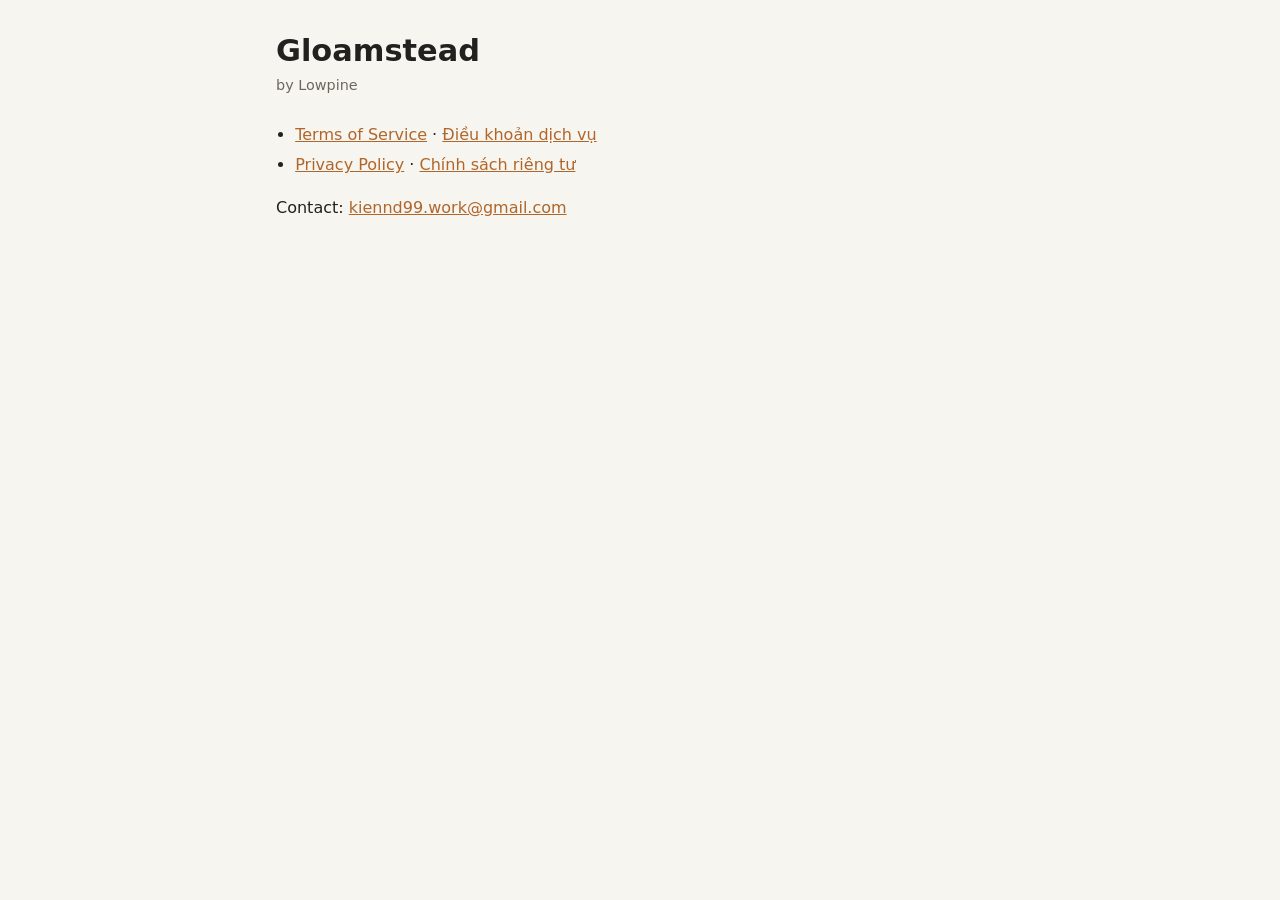
<file: index.html>
<!doctype html>
<html lang="en">
<head>
<meta charset="utf-8">
<meta name="viewport" content="width=device-width, initial-scale=1">
<title>Gloamstead Legal</title>
<link rel="stylesheet" href="style.css">
</head>
<body>
<main>
<h1>Gloamstead</h1>
<p class="meta">by Lowpine</p>
<ul>
<li><a href="terms.html">Terms of Service</a> · <a href="vi/terms.html">Điều khoản dịch vụ</a></li>
<li><a href="privacy.html">Privacy Policy</a> · <a href="vi/privacy.html">Chính sách riêng tư</a></li>
</ul>
<p>Contact: <a href="mailto:kiennd99.work@gmail.com">kiennd99.work@gmail.com</a></p>
</main>
</body>
</html>
</file>
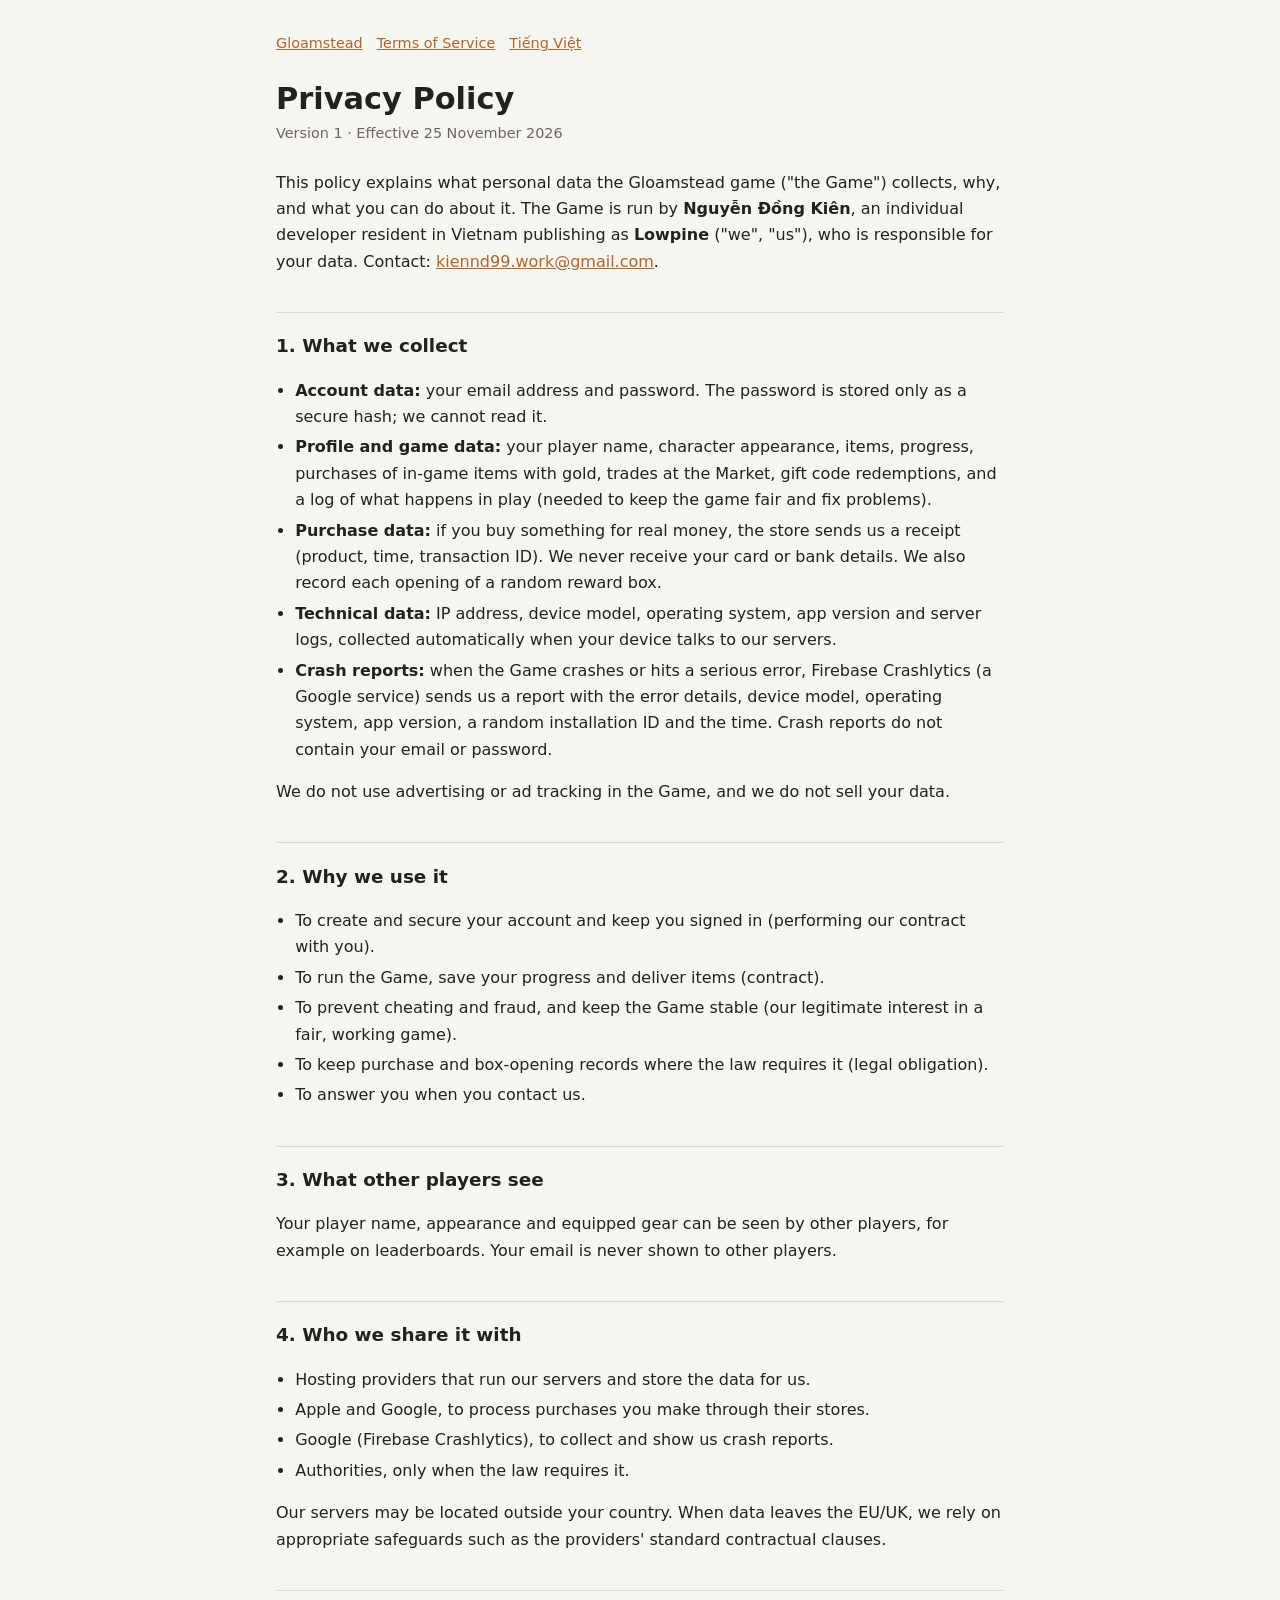
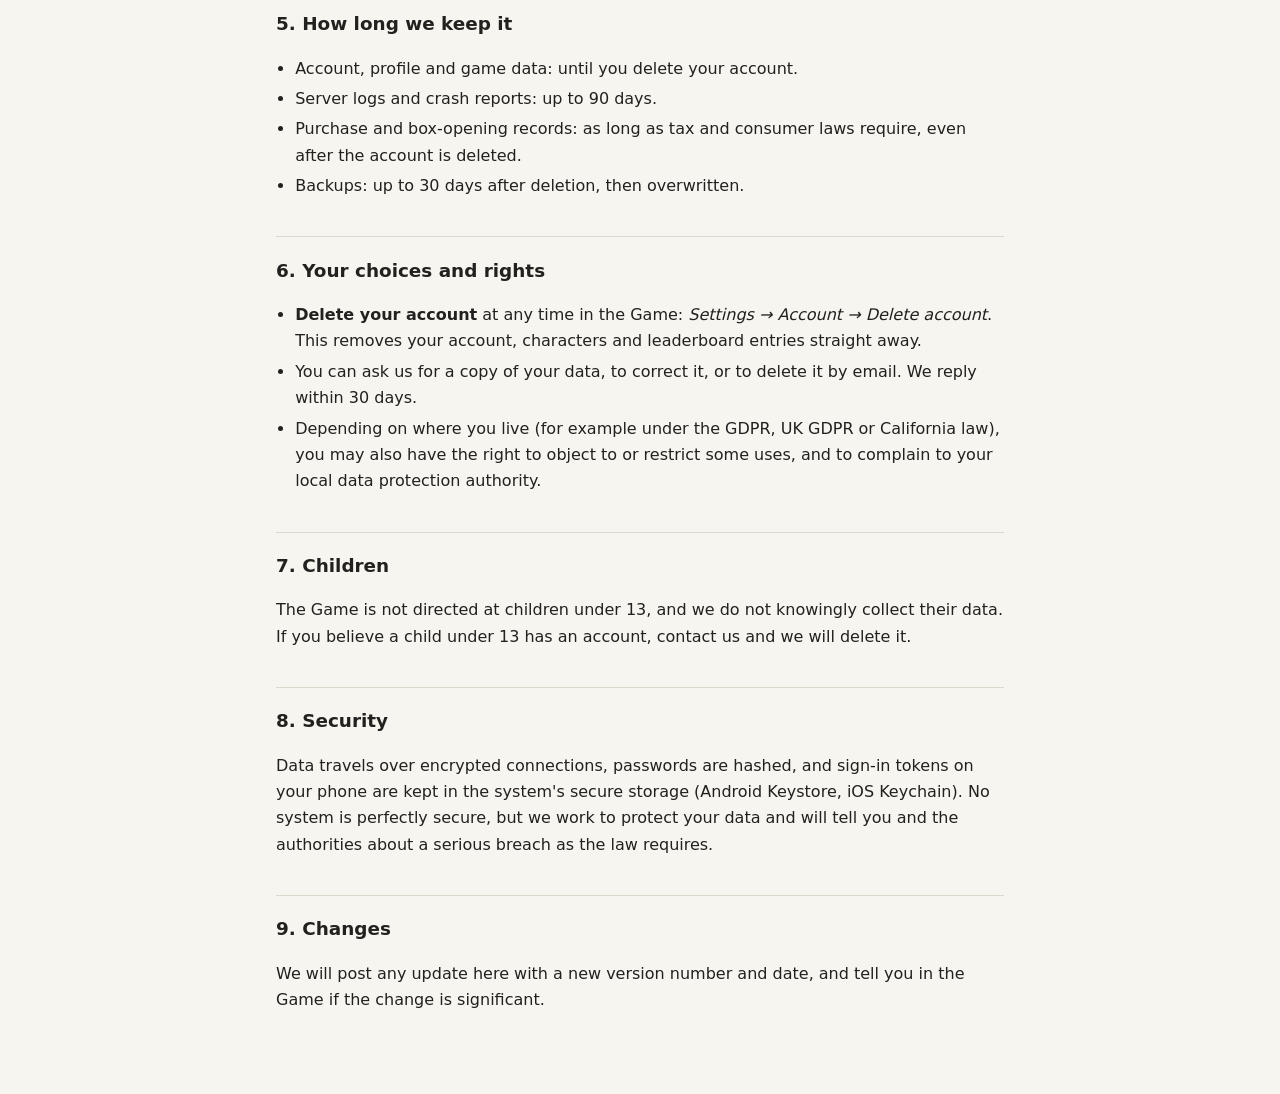
<file: privacy.html>
<!doctype html>
<html lang="en">
<head>
<meta charset="utf-8">
<meta name="viewport" content="width=device-width, initial-scale=1">
<title>Gloamstead Privacy Policy</title>
<link rel="stylesheet" href="style.css">
</head>
<body>
<main>
<nav><a href="index.html">Gloamstead</a><a href="terms.html">Terms of Service</a><a href="vi/privacy.html">Tiếng Việt</a></nav>
<h1>Privacy Policy</h1>
<p class="meta">Version 1 · Effective 25 November 2026</p>

<p>This policy explains what personal data the Gloamstead game ("the Game") collects, why, and what you can do about it.
The Game is run by <strong>Nguyễn Đồng Kiên</strong>, an individual developer resident in Vietnam publishing as
<strong>Lowpine</strong> ("we", "us"), who is responsible for your data. Contact:
<a href="mailto:kiennd99.work@gmail.com">kiennd99.work@gmail.com</a>.</p>

<h2>1. What we collect</h2>
<ul>
<li><strong>Account data:</strong> your email address and password. The password is stored only as a secure hash; we
cannot read it.</li>
<li><strong>Profile and game data:</strong> your player name, character appearance, items, progress, purchases of
in-game items with gold, trades at the Market, gift code redemptions, and a log of what happens in play (needed to keep
the game fair and fix problems).</li>
<li><strong>Purchase data:</strong> if you buy something for real money, the store sends us a receipt (product, time,
transaction ID). We never receive your card or bank details. We also record each opening of a random reward box.</li>
<li><strong>Technical data:</strong> IP address, device model, operating system, app version and server logs, collected
automatically when your device talks to our servers.</li>
<li><strong>Crash reports:</strong> when the Game crashes or hits a serious error, Firebase Crashlytics (a Google
service) sends us a report with the error details, device model, operating system, app version, a random
installation ID and the time. Crash reports do not contain your email or password.</li>
</ul>
<p>We do not use advertising or ad tracking in the Game, and we do not sell your data.</p>

<h2>2. Why we use it</h2>
<ul>
<li>To create and secure your account and keep you signed in (performing our contract with you).</li>
<li>To run the Game, save your progress and deliver items (contract).</li>
<li>To prevent cheating and fraud, and keep the Game stable (our legitimate interest in a fair, working game).</li>
<li>To keep purchase and box-opening records where the law requires it (legal obligation).</li>
<li>To answer you when you contact us.</li>
</ul>

<h2>3. What other players see</h2>
<p>Your player name, appearance and equipped gear can be seen by other players, for example on leaderboards. Your email
is never shown to other players.</p>

<h2>4. Who we share it with</h2>
<ul>
<li>Hosting providers that run our servers and store the data for us.</li>
<li>Apple and Google, to process purchases you make through their stores.</li>
<li>Google (Firebase Crashlytics), to collect and show us crash reports.</li>
<li>Authorities, only when the law requires it.</li>
</ul>
<p>Our servers may be located outside your country. When data leaves the EU/UK, we rely on appropriate safeguards
such as the providers' standard contractual clauses.</p>

<h2>5. How long we keep it</h2>
<ul>
<li>Account, profile and game data: until you delete your account.</li>
<li>Server logs and crash reports: up to 90 days.</li>
<li>Purchase and box-opening records: as long as tax and consumer laws require, even after the account is deleted.</li>
<li>Backups: up to 30 days after deletion, then overwritten.</li>
</ul>

<h2>6. Your choices and rights</h2>
<ul>
<li><strong>Delete your account</strong> at any time in the Game: <em>Settings → Account → Delete account</em>. This
removes your account, characters and leaderboard entries straight away.</li>
<li>You can ask us for a copy of your data, to correct it, or to delete it by email. We reply within 30 days.</li>
<li>Depending on where you live (for example under the GDPR, UK GDPR or California law), you may also have the right to
object to or restrict some uses, and to complain to your local data protection authority.</li>
</ul>

<h2>7. Children</h2>
<p>The Game is not directed at children under 13, and we do not knowingly collect their data. If you believe a child
under 13 has an account, contact us and we will delete it.</p>

<h2>8. Security</h2>
<p>Data travels over encrypted connections, passwords are hashed, and sign-in tokens on your phone are kept in the
system's secure storage (Android Keystore, iOS Keychain). No system is perfectly secure, but we work to protect your
data and will tell you and the authorities about a serious breach as the law requires.</p>

<h2>9. Changes</h2>
<p>We will post any update here with a new version number and date, and tell you in the Game if the change is
significant.</p>
</main>
</body>
</html>
</file>
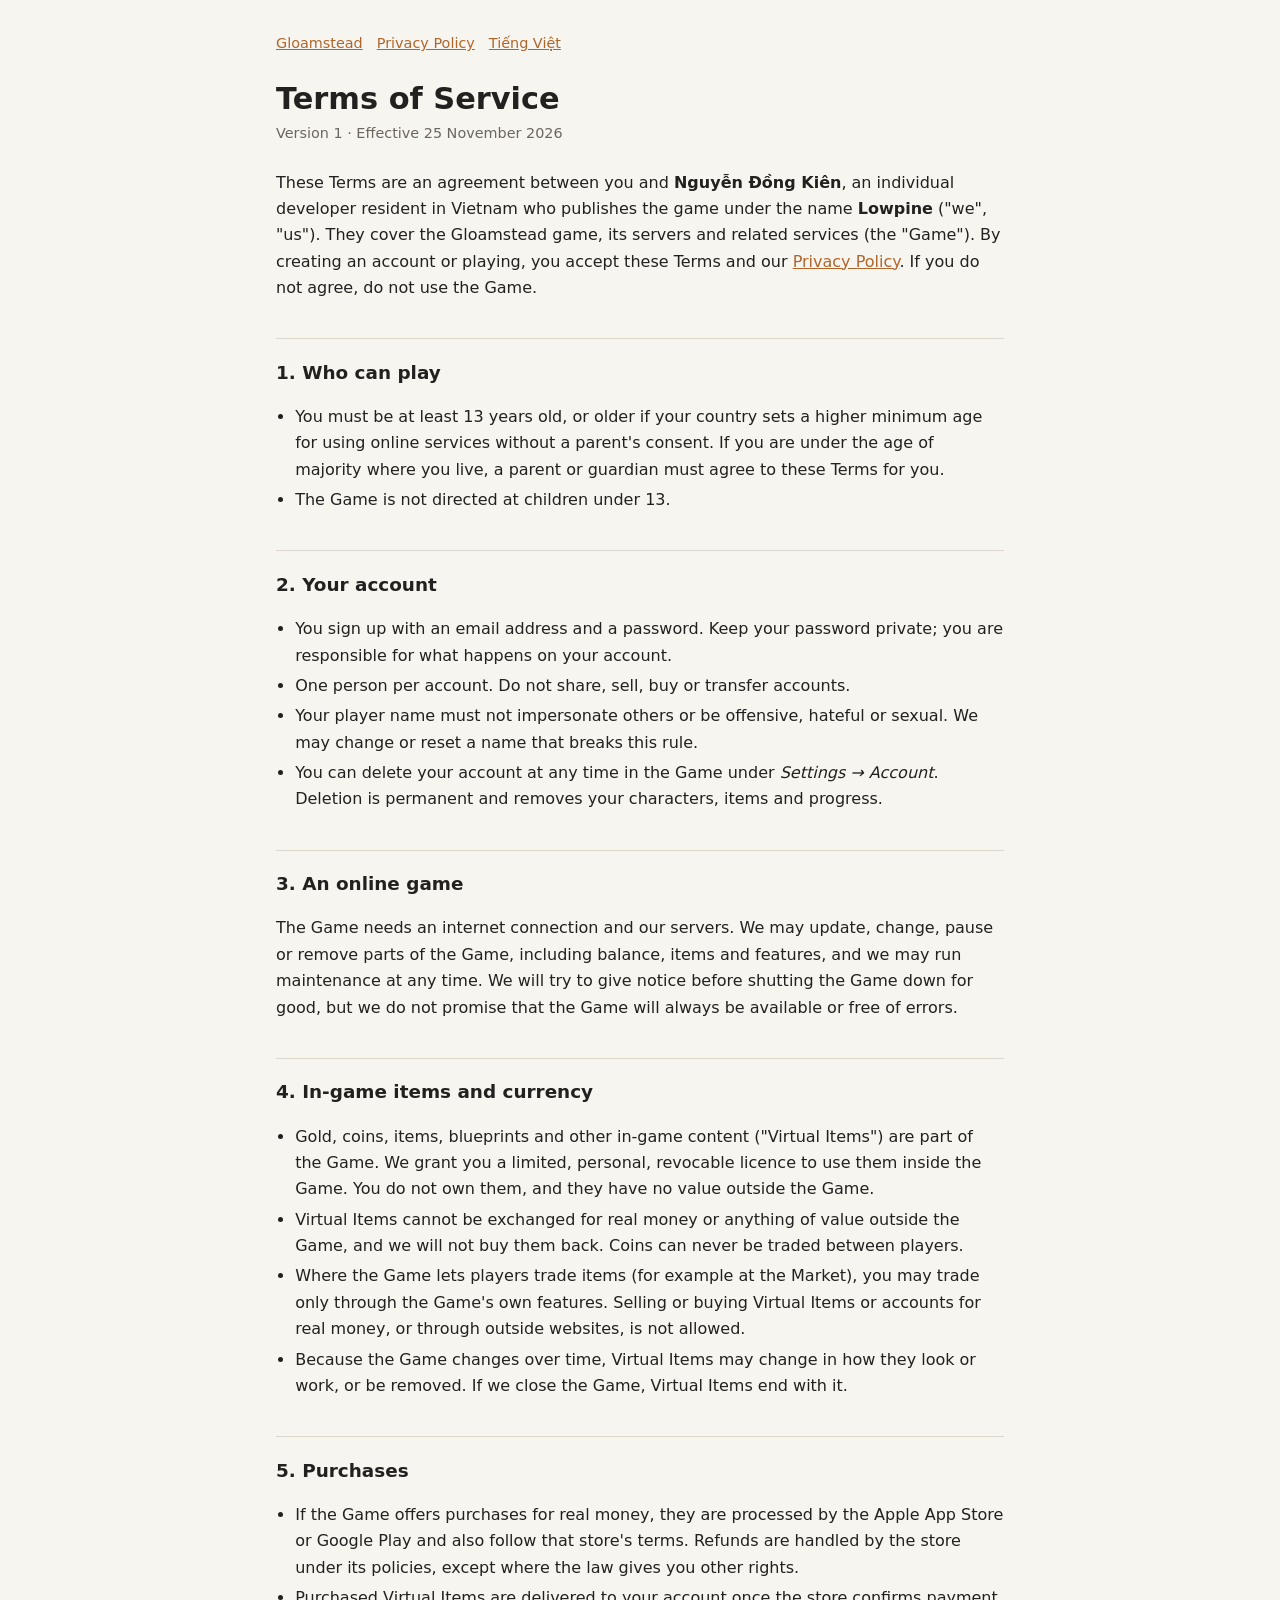
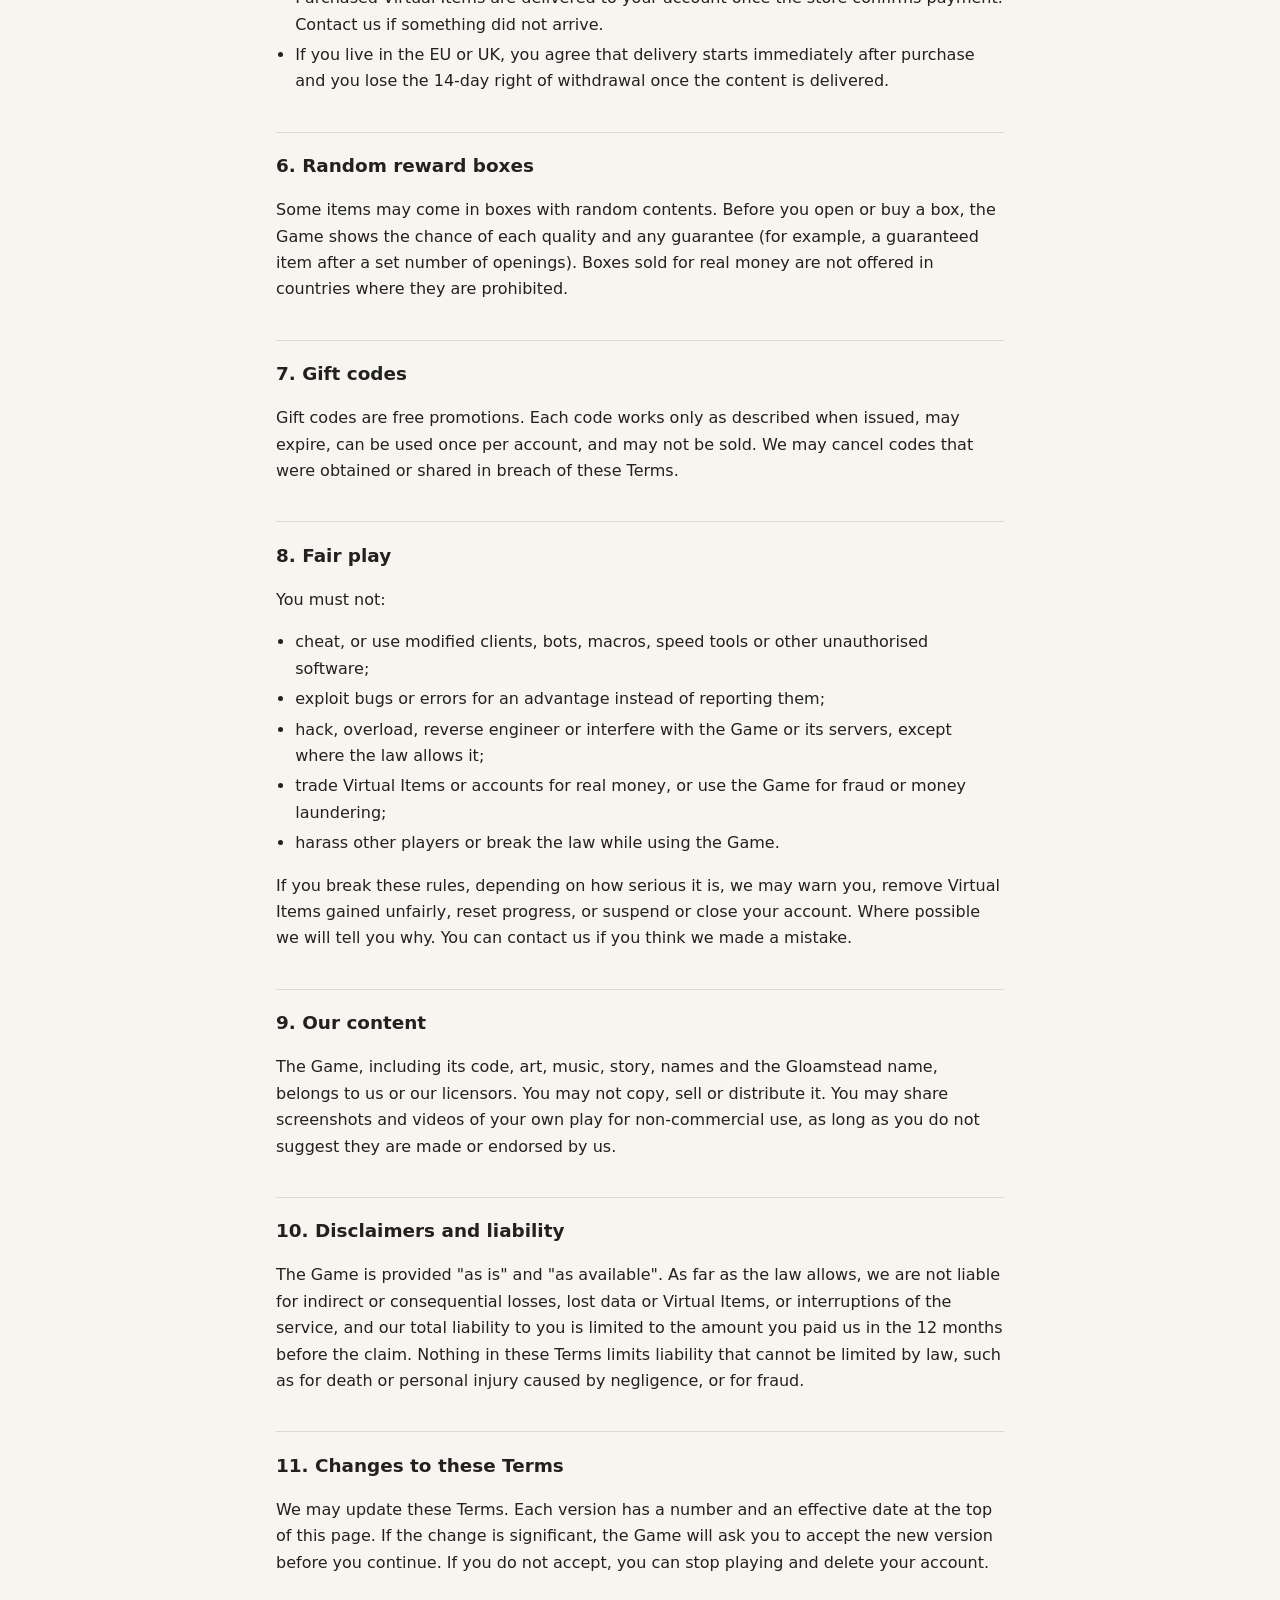
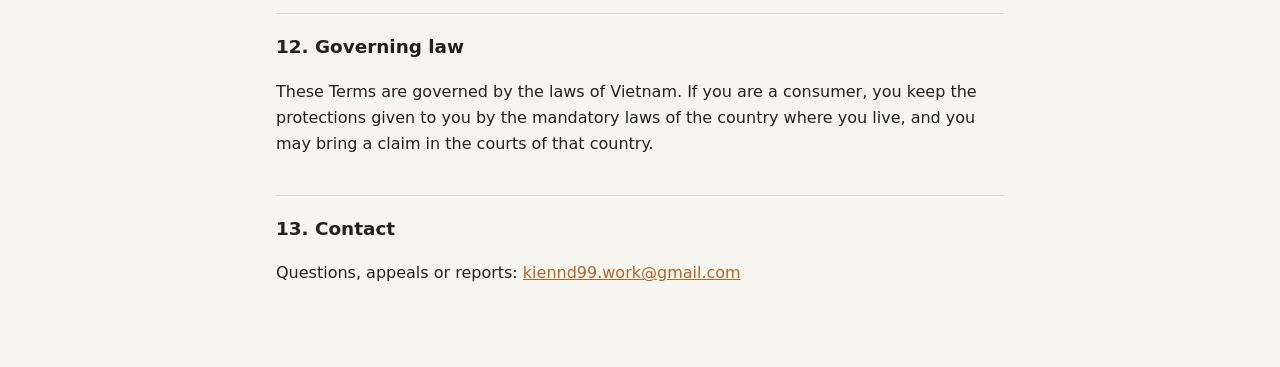
<file: terms.html>
<!doctype html>
<html lang="en">
<head>
<meta charset="utf-8">
<meta name="viewport" content="width=device-width, initial-scale=1">
<title>Gloamstead Terms of Service</title>
<link rel="stylesheet" href="style.css">
</head>
<body>
<main>
<nav><a href="index.html">Gloamstead</a><a href="privacy.html">Privacy Policy</a><a href="vi/terms.html">Tiếng Việt</a></nav>
<h1>Terms of Service</h1>
<p class="meta">Version 1 · Effective 25 November 2026</p>

<p>These Terms are an agreement between you and <strong>Nguyễn Đồng Kiên</strong>, an individual developer resident in
Vietnam who publishes the game under the name <strong>Lowpine</strong> ("we", "us"). They cover the Gloamstead game, its
servers and related services (the "Game"). By creating an account or playing, you accept these Terms and our
<a href="privacy.html">Privacy Policy</a>. If you do not agree, do not use the Game.</p>

<h2>1. Who can play</h2>
<ul>
<li>You must be at least 13 years old, or older if your country sets a higher minimum age for using online services
without a parent's consent. If you are under the age of majority where you live, a parent or guardian must agree to
these Terms for you.</li>
<li>The Game is not directed at children under 13.</li>
</ul>

<h2>2. Your account</h2>
<ul>
<li>You sign up with an email address and a password. Keep your password private; you are responsible for what
happens on your account.</li>
<li>One person per account. Do not share, sell, buy or transfer accounts.</li>
<li>Your player name must not impersonate others or be offensive, hateful or sexual. We may change or reset a name that breaks
this rule.</li>
<li>You can delete your account at any time in the Game under <em>Settings → Account</em>. Deletion is permanent and
removes your characters, items and progress.</li>
</ul>

<h2>3. An online game</h2>
<p>The Game needs an internet connection and our servers. We may update, change, pause or remove parts of the Game,
including balance, items and features, and we may run maintenance at any time. We will try to give notice before
shutting the Game down for good, but we do not promise that the Game will always be available or free of errors.</p>

<h2>4. In-game items and currency</h2>
<ul>
<li>Gold, coins, items, blueprints and other in-game content ("Virtual Items") are part of the Game. We grant you a
limited, personal, revocable licence to use them inside the Game. You do not own them, and they have no value outside
the Game.</li>
<li>Virtual Items cannot be exchanged for real money or anything of value outside the Game, and we will not buy them
back. Coins can never be traded between players.</li>
<li>Where the Game lets players trade items (for example at the Market), you may trade only through the Game's own
features. Selling or buying Virtual Items or accounts for real money, or through outside websites, is not allowed.</li>
<li>Because the Game changes over time, Virtual Items may change in how they look or work, or be removed. If we close
the Game, Virtual Items end with it.</li>
</ul>

<h2>5. Purchases</h2>
<ul>
<li>If the Game offers purchases for real money, they are processed by the Apple App Store or Google Play and also
follow that store's terms. Refunds are handled by the store under its policies, except where the law gives you other
rights.</li>
<li>Purchased Virtual Items are delivered to your account once the store confirms payment. Contact us if something did
not arrive.</li>
<li>If you live in the EU or UK, you agree that delivery starts immediately after purchase and you lose the 14-day right
of withdrawal once the content is delivered.</li>
</ul>

<h2>6. Random reward boxes</h2>
<p>Some items may come in boxes with random contents. Before you open or buy a box, the Game shows the chance of each
quality and any guarantee (for example, a guaranteed item after a set number of openings). Boxes sold for real money
are not offered in countries where they are prohibited.</p>

<h2>7. Gift codes</h2>
<p>Gift codes are free promotions. Each code works only as described when issued, may expire, can be used once per
account, and may not be sold. We may cancel codes that were obtained or shared in breach of these Terms.</p>

<h2>8. Fair play</h2>
<p>You must not:</p>
<ul>
<li>cheat, or use modified clients, bots, macros, speed tools or other unauthorised software;</li>
<li>exploit bugs or errors for an advantage instead of reporting them;</li>
<li>hack, overload, reverse engineer or interfere with the Game or its servers, except where the law allows it;</li>
<li>trade Virtual Items or accounts for real money, or use the Game for fraud or money laundering;</li>
<li>harass other players or break the law while using the Game.</li>
</ul>
<p>If you break these rules, depending on how serious it is, we may warn you, remove Virtual Items gained unfairly,
reset progress, or suspend or close your account. Where possible we will tell you why. You can contact us if you
think we made a mistake.</p>

<h2>9. Our content</h2>
<p>The Game, including its code, art, music, story, names and the Gloamstead name, belongs to us or our licensors. You
may not copy, sell or distribute it. You may share screenshots and videos of your own play for non-commercial use,
as long as you do not suggest they are made or endorsed by us.</p>

<h2>10. Disclaimers and liability</h2>
<p>The Game is provided "as is" and "as available". As far as the law allows, we are not liable for indirect or
consequential losses, lost data or Virtual Items, or interruptions of the service, and our total liability to you is
limited to the amount you paid us in the 12 months before the claim. Nothing in these Terms limits liability that
cannot be limited by law, such as for death or personal injury caused by negligence, or for fraud.</p>

<h2>11. Changes to these Terms</h2>
<p>We may update these Terms. Each version has a number and an effective date at the top of this page. If the change is
significant, the Game will ask you to accept the new version before you continue. If you do not accept, you can stop
playing and delete your account.</p>

<h2>12. Governing law</h2>
<p>These Terms are governed by the laws of Vietnam. If you are a consumer, you keep the protections given to you by the
mandatory laws of the country where you live, and you may bring a claim in the courts of that country.</p>

<h2>13. Contact</h2>
<p>Questions, appeals or reports: <a href="mailto:kiennd99.work@gmail.com">kiennd99.work@gmail.com</a></p>
</main>
</body>
</html>
</file>
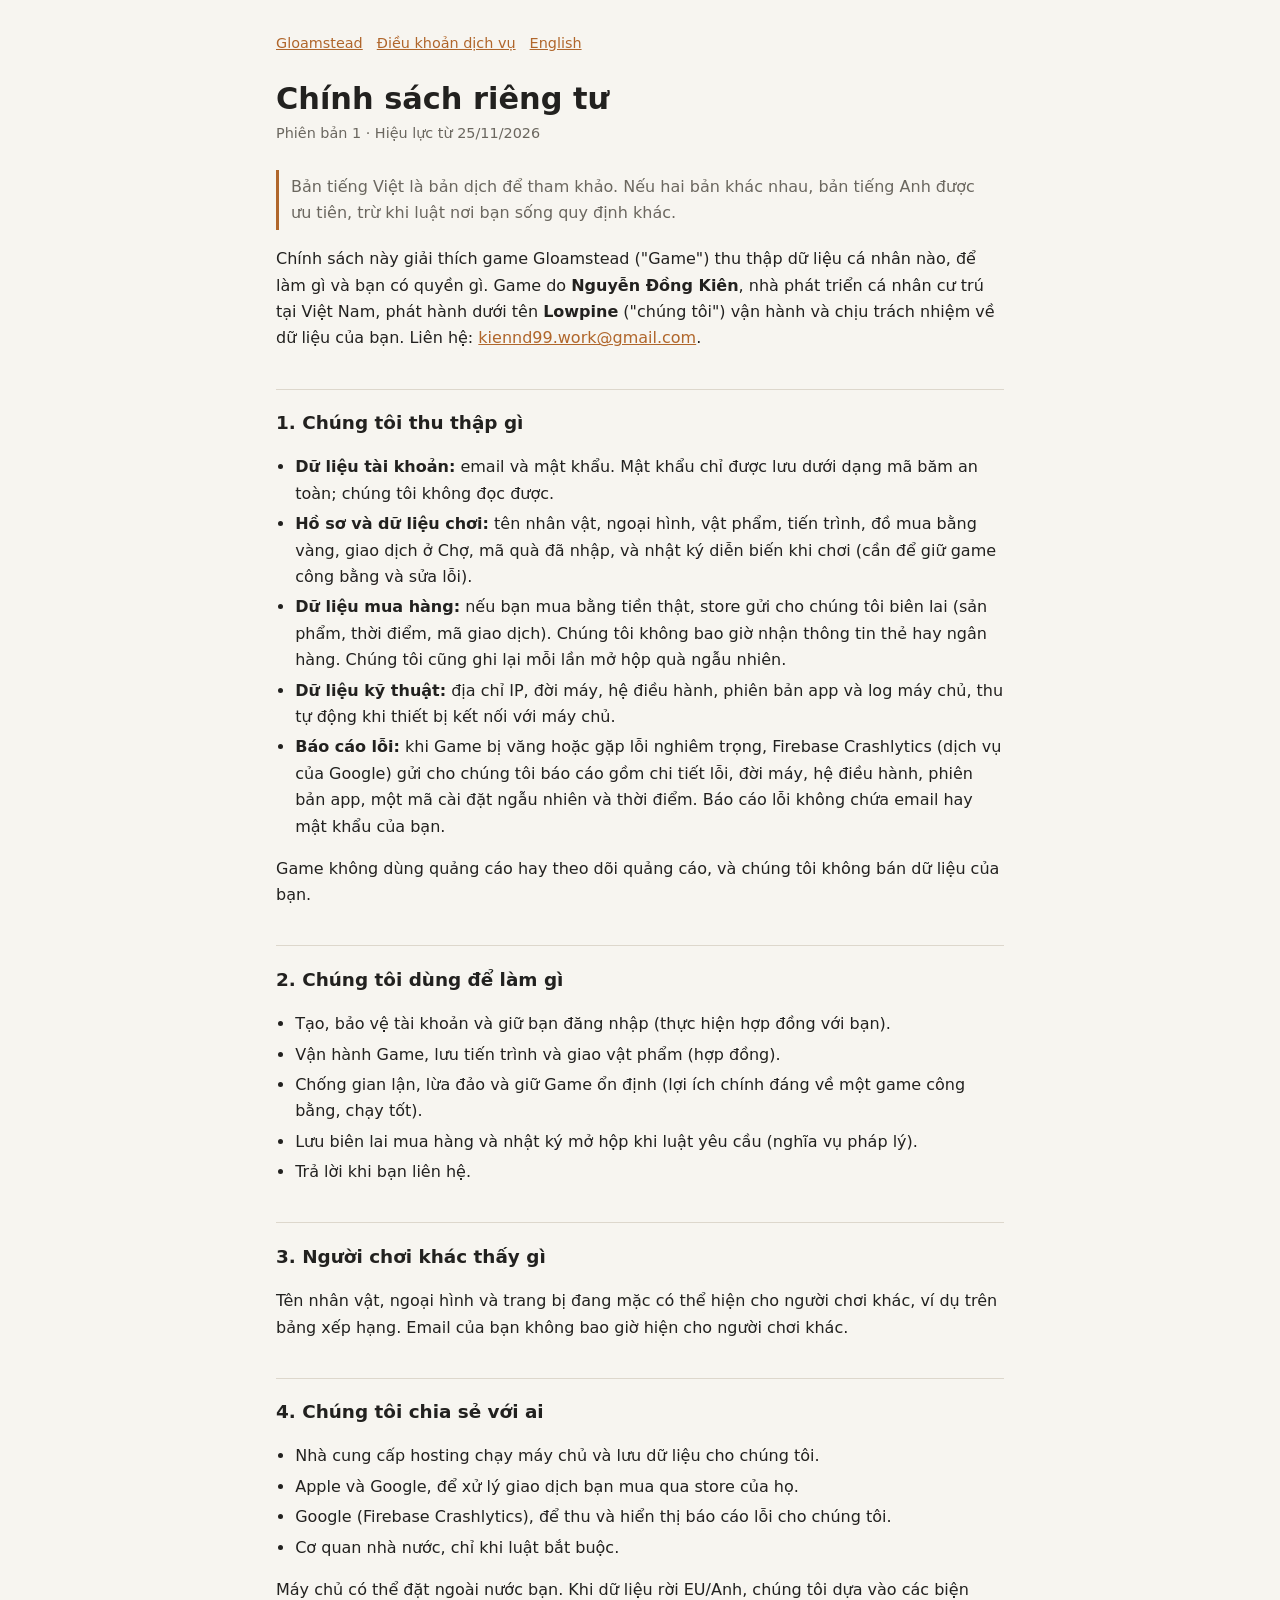
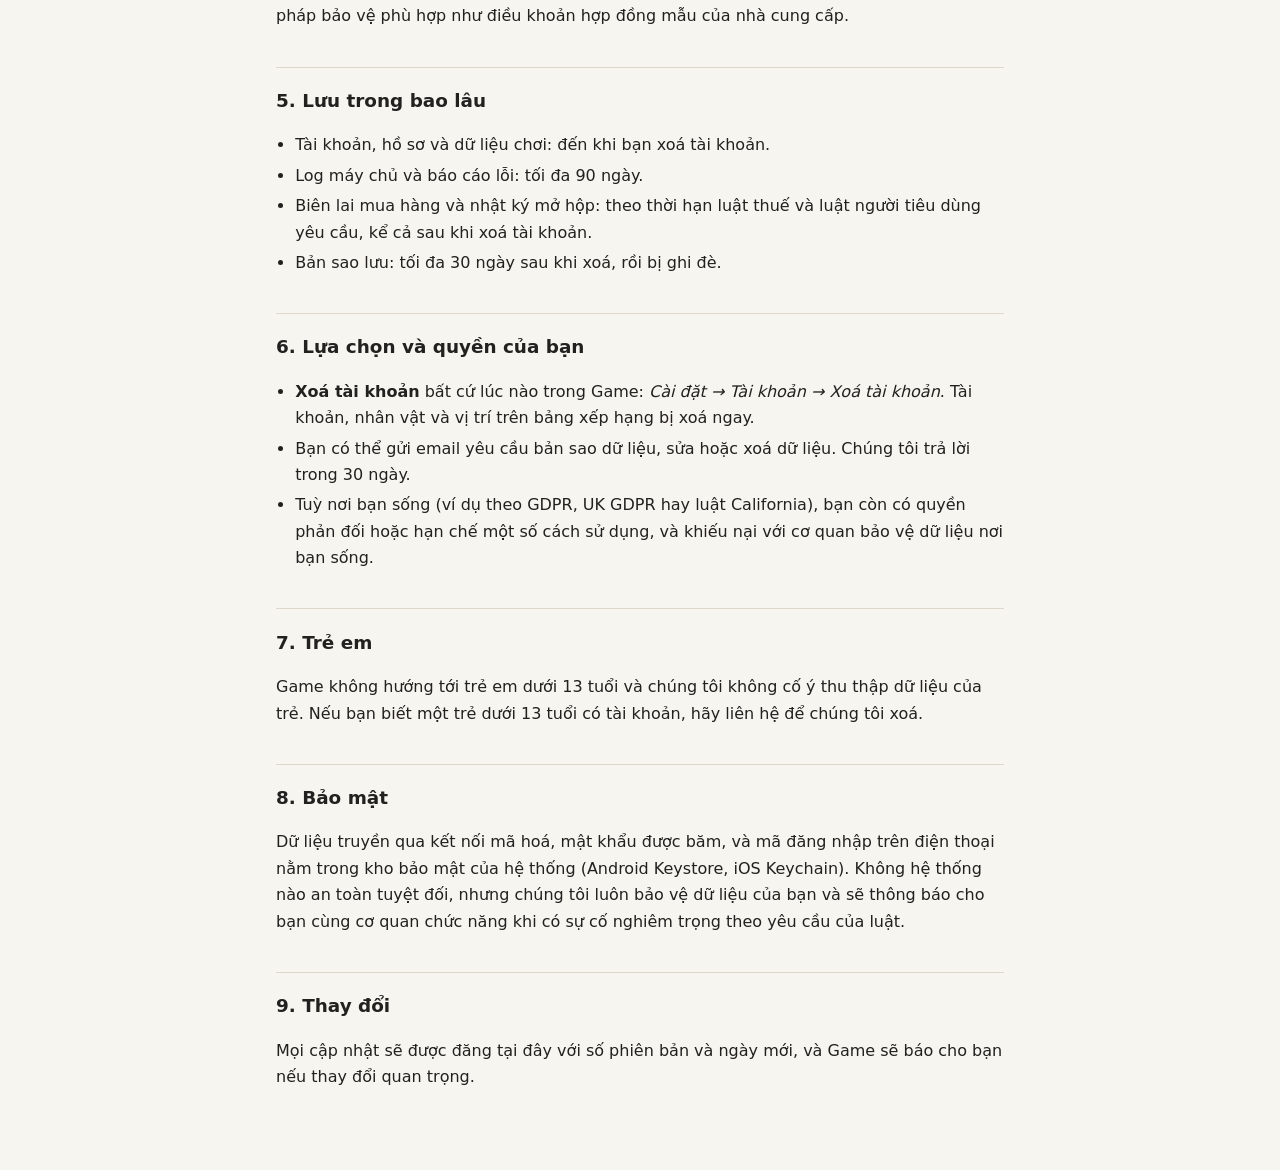
<file: vi/privacy.html>
<!doctype html>
<html lang="vi">
<head>
<meta charset="utf-8">
<meta name="viewport" content="width=device-width, initial-scale=1">
<title>Gloamstead Chính sách riêng tư</title>
<link rel="stylesheet" href="../style.css">
</head>
<body>
<main>
<nav><a href="../index.html">Gloamstead</a><a href="terms.html">Điều khoản dịch vụ</a><a href="../privacy.html">English</a></nav>
<h1>Chính sách riêng tư</h1>
<p class="meta">Phiên bản 1 · Hiệu lực từ 25/11/2026</p>
<p class="note">Bản tiếng Việt là bản dịch để tham khảo. Nếu hai bản khác nhau, bản tiếng Anh được ưu tiên, trừ khi luật
nơi bạn sống quy định khác.</p>

<p>Chính sách này giải thích game Gloamstead ("Game") thu thập dữ liệu cá nhân nào, để làm gì và bạn có quyền gì. Game do
<strong>Nguyễn Đồng Kiên</strong>, nhà phát triển cá nhân cư trú tại Việt Nam, phát hành dưới tên <strong>Lowpine</strong>
("chúng tôi") vận hành và chịu trách nhiệm về dữ liệu của bạn. Liên hệ:
<a href="mailto:kiennd99.work@gmail.com">kiennd99.work@gmail.com</a>.</p>

<h2>1. Chúng tôi thu thập gì</h2>
<ul>
<li><strong>Dữ liệu tài khoản:</strong> email và mật khẩu. Mật khẩu chỉ được lưu dưới dạng mã băm an toàn; chúng tôi không
đọc được.</li>
<li><strong>Hồ sơ và dữ liệu chơi:</strong> tên nhân vật, ngoại hình, vật phẩm, tiến trình, đồ mua bằng vàng, giao dịch ở
Chợ, mã quà đã nhập, và nhật ký diễn biến khi chơi (cần để giữ game công bằng và sửa lỗi).</li>
<li><strong>Dữ liệu mua hàng:</strong> nếu bạn mua bằng tiền thật, store gửi cho chúng tôi biên lai (sản phẩm, thời điểm,
mã giao dịch). Chúng tôi không bao giờ nhận thông tin thẻ hay ngân hàng. Chúng tôi cũng ghi lại mỗi lần mở hộp quà ngẫu
nhiên.</li>
<li><strong>Dữ liệu kỹ thuật:</strong> địa chỉ IP, đời máy, hệ điều hành, phiên bản app và log máy chủ, thu tự động khi
thiết bị kết nối với máy chủ.</li>
<li><strong>Báo cáo lỗi:</strong> khi Game bị văng hoặc gặp lỗi nghiêm trọng, Firebase Crashlytics (dịch vụ của Google) gửi
cho chúng tôi báo cáo gồm chi tiết lỗi, đời máy, hệ điều hành, phiên bản app, một mã cài đặt ngẫu nhiên và thời điểm. Báo
cáo lỗi không chứa email hay mật khẩu của bạn.</li>
</ul>
<p>Game không dùng quảng cáo hay theo dõi quảng cáo, và chúng tôi không bán dữ liệu của bạn.</p>

<h2>2. Chúng tôi dùng để làm gì</h2>
<ul>
<li>Tạo, bảo vệ tài khoản và giữ bạn đăng nhập (thực hiện hợp đồng với bạn).</li>
<li>Vận hành Game, lưu tiến trình và giao vật phẩm (hợp đồng).</li>
<li>Chống gian lận, lừa đảo và giữ Game ổn định (lợi ích chính đáng về một game công bằng, chạy tốt).</li>
<li>Lưu biên lai mua hàng và nhật ký mở hộp khi luật yêu cầu (nghĩa vụ pháp lý).</li>
<li>Trả lời khi bạn liên hệ.</li>
</ul>

<h2>3. Người chơi khác thấy gì</h2>
<p>Tên nhân vật, ngoại hình và trang bị đang mặc có thể hiện cho người chơi khác, ví dụ trên bảng xếp hạng. Email của bạn
không bao giờ hiện cho người chơi khác.</p>

<h2>4. Chúng tôi chia sẻ với ai</h2>
<ul>
<li>Nhà cung cấp hosting chạy máy chủ và lưu dữ liệu cho chúng tôi.</li>
<li>Apple và Google, để xử lý giao dịch bạn mua qua store của họ.</li>
<li>Google (Firebase Crashlytics), để thu và hiển thị báo cáo lỗi cho chúng tôi.</li>
<li>Cơ quan nhà nước, chỉ khi luật bắt buộc.</li>
</ul>
<p>Máy chủ có thể đặt ngoài nước bạn. Khi dữ liệu rời EU/Anh, chúng tôi dựa vào các biện pháp bảo vệ phù hợp như điều khoản
hợp đồng mẫu của nhà cung cấp.</p>

<h2>5. Lưu trong bao lâu</h2>
<ul>
<li>Tài khoản, hồ sơ và dữ liệu chơi: đến khi bạn xoá tài khoản.</li>
<li>Log máy chủ và báo cáo lỗi: tối đa 90 ngày.</li>
<li>Biên lai mua hàng và nhật ký mở hộp: theo thời hạn luật thuế và luật người tiêu dùng yêu cầu, kể cả sau khi xoá tài
khoản.</li>
<li>Bản sao lưu: tối đa 30 ngày sau khi xoá, rồi bị ghi đè.</li>
</ul>

<h2>6. Lựa chọn và quyền của bạn</h2>
<ul>
<li><strong>Xoá tài khoản</strong> bất cứ lúc nào trong Game: <em>Cài đặt → Tài khoản → Xoá tài khoản</em>. Tài khoản, nhân
vật và vị trí trên bảng xếp hạng bị xoá ngay.</li>
<li>Bạn có thể gửi email yêu cầu bản sao dữ liệu, sửa hoặc xoá dữ liệu. Chúng tôi trả lời trong 30 ngày.</li>
<li>Tuỳ nơi bạn sống (ví dụ theo GDPR, UK GDPR hay luật California), bạn còn có quyền phản đối hoặc hạn chế một số cách sử
dụng, và khiếu nại với cơ quan bảo vệ dữ liệu nơi bạn sống.</li>
</ul>

<h2>7. Trẻ em</h2>
<p>Game không hướng tới trẻ em dưới 13 tuổi và chúng tôi không cố ý thu thập dữ liệu của trẻ. Nếu bạn biết một trẻ dưới 13
tuổi có tài khoản, hãy liên hệ để chúng tôi xoá.</p>

<h2>8. Bảo mật</h2>
<p>Dữ liệu truyền qua kết nối mã hoá, mật khẩu được băm, và mã đăng nhập trên điện thoại nằm trong kho bảo mật của hệ
thống (Android Keystore, iOS Keychain). Không hệ thống nào an toàn tuyệt đối, nhưng chúng tôi luôn bảo vệ dữ liệu của bạn
và sẽ thông báo cho bạn cùng cơ quan chức năng khi có sự cố nghiêm trọng theo yêu cầu của luật.</p>

<h2>9. Thay đổi</h2>
<p>Mọi cập nhật sẽ được đăng tại đây với số phiên bản và ngày mới, và Game sẽ báo cho bạn nếu thay đổi quan trọng.</p>
</main>
</body>
</html>
</file>
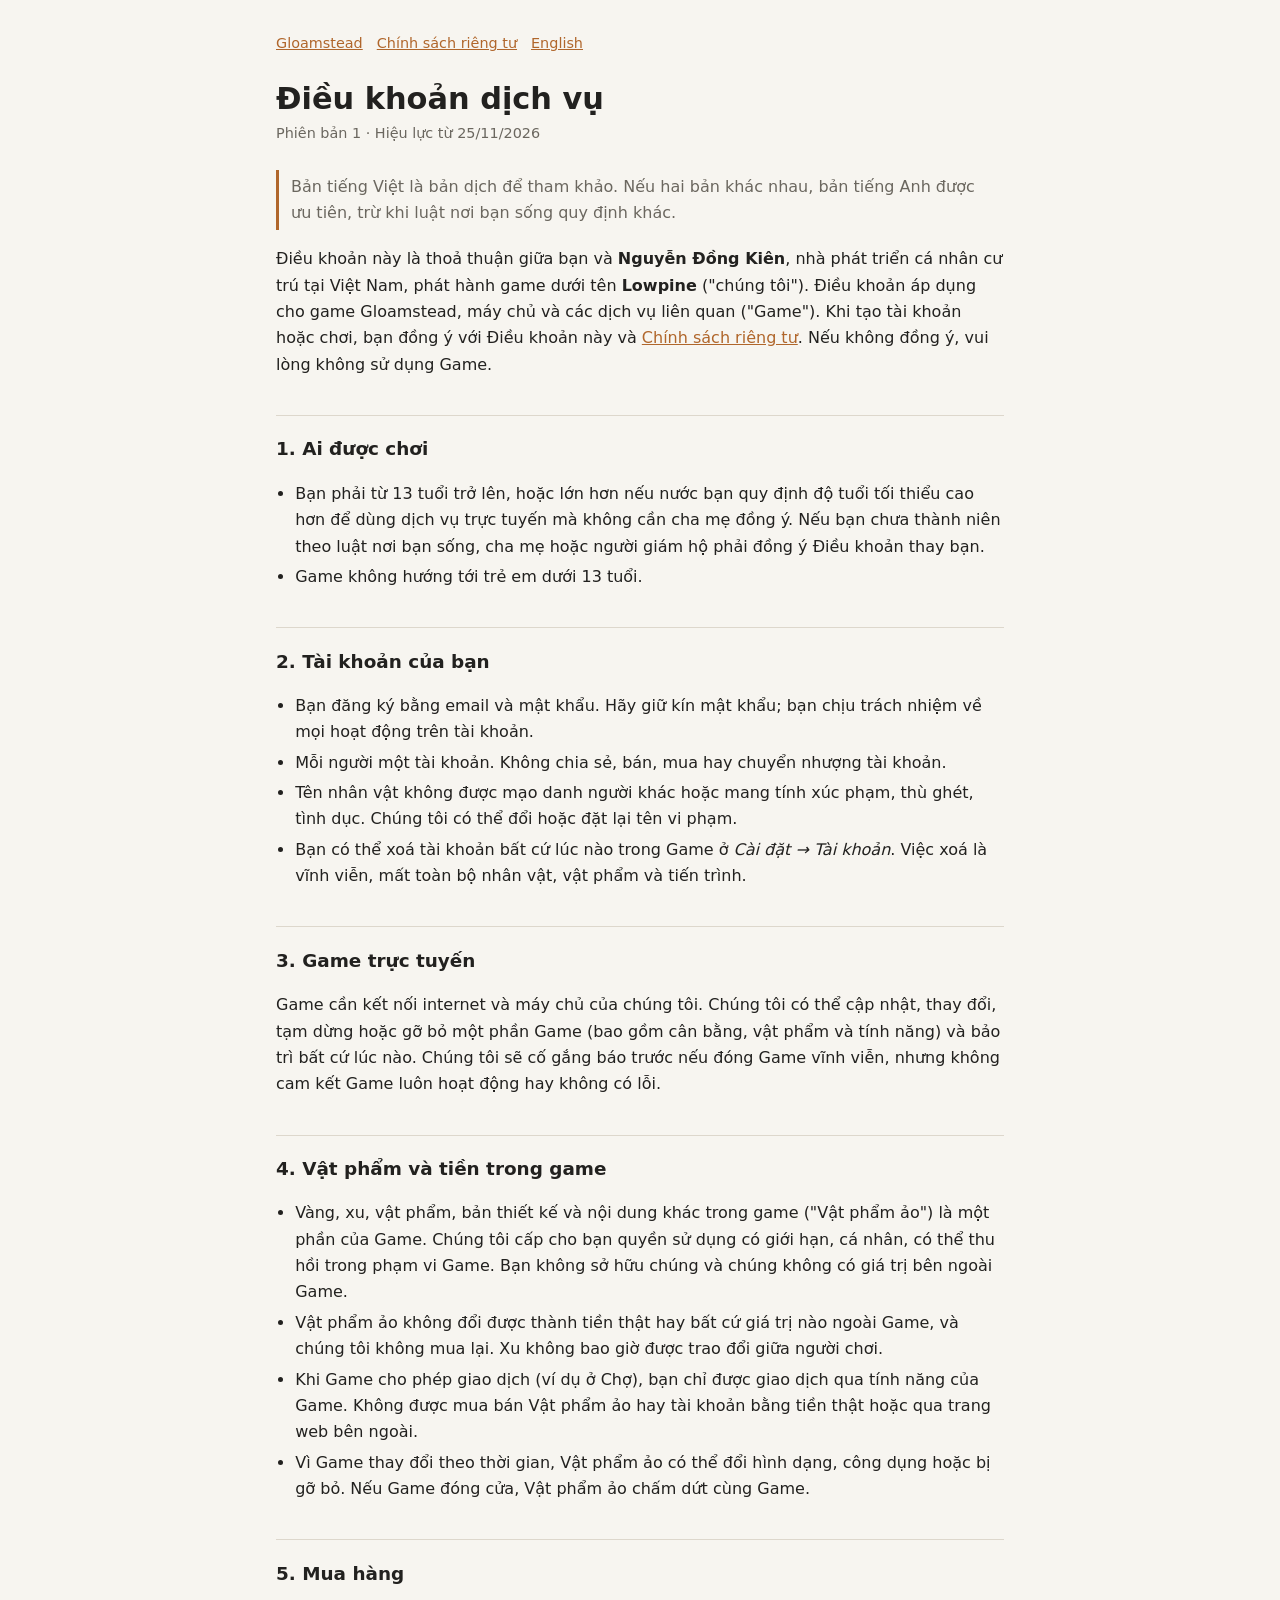
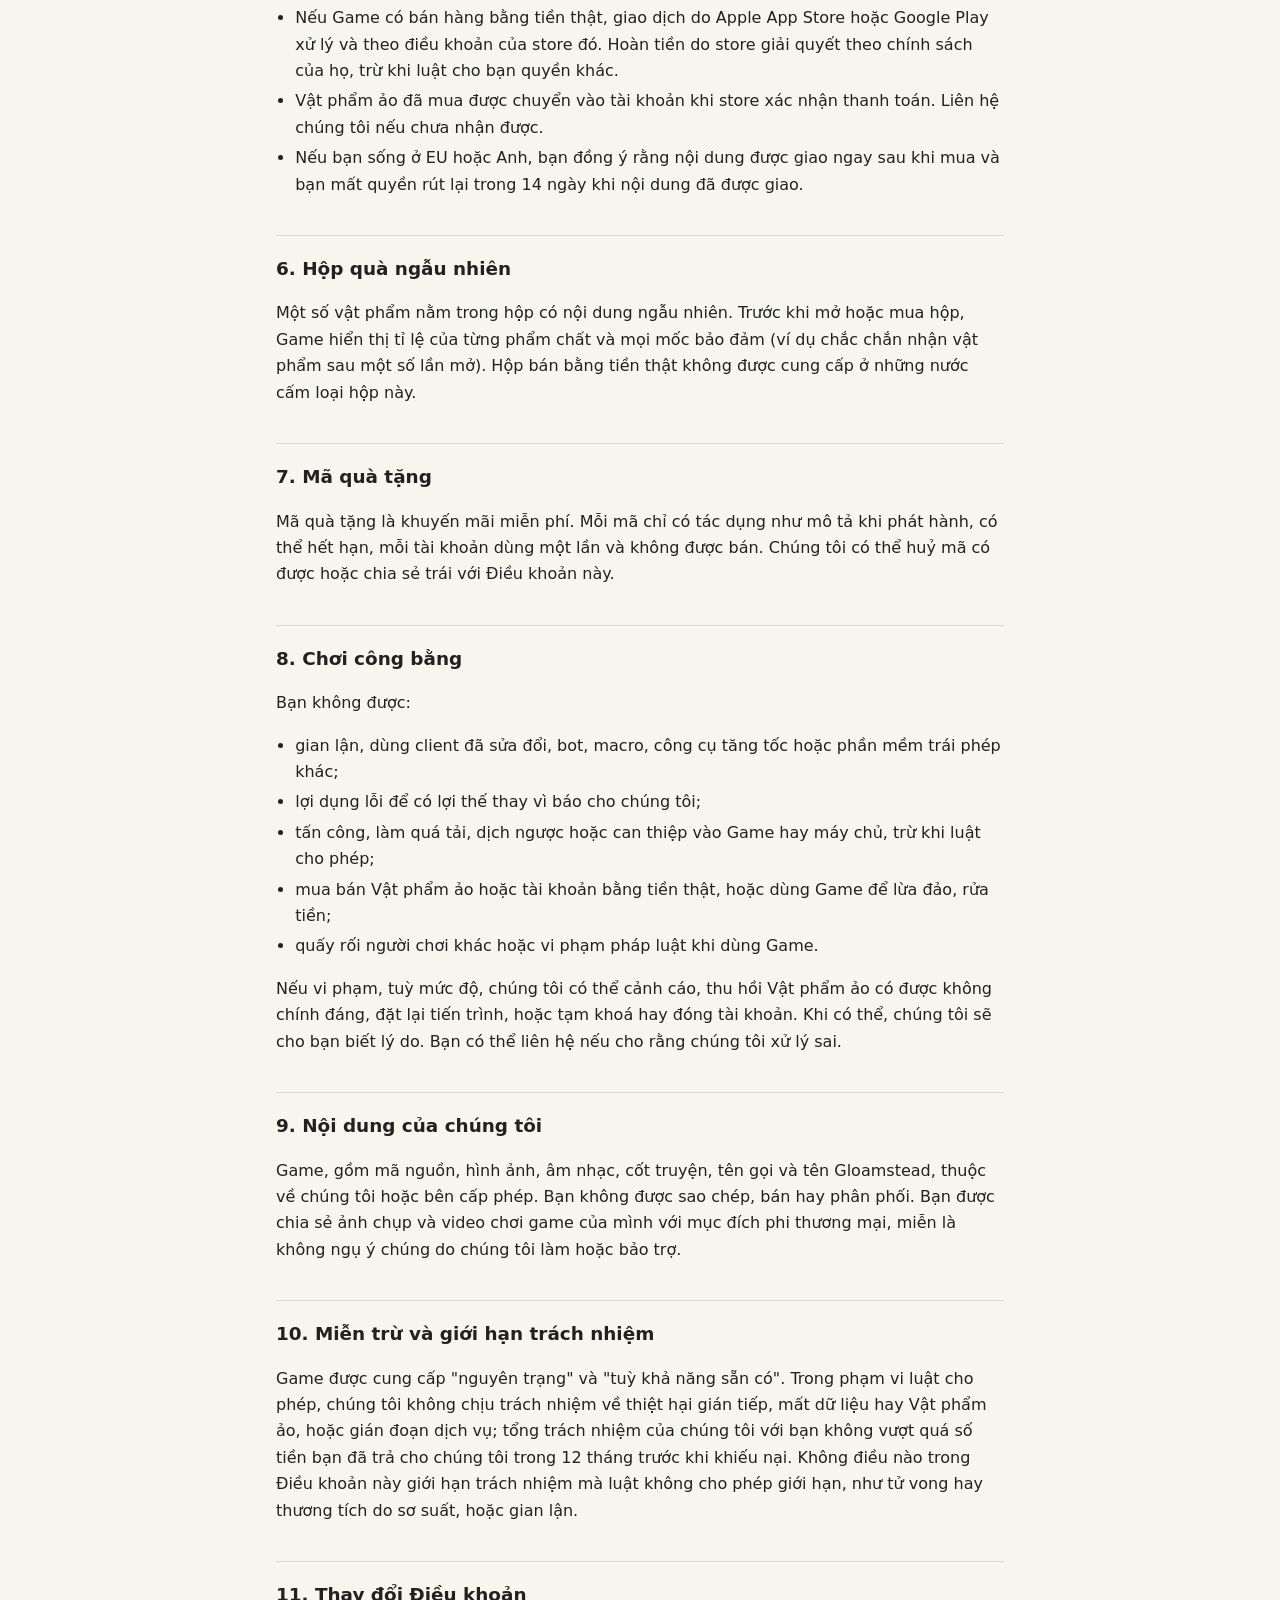
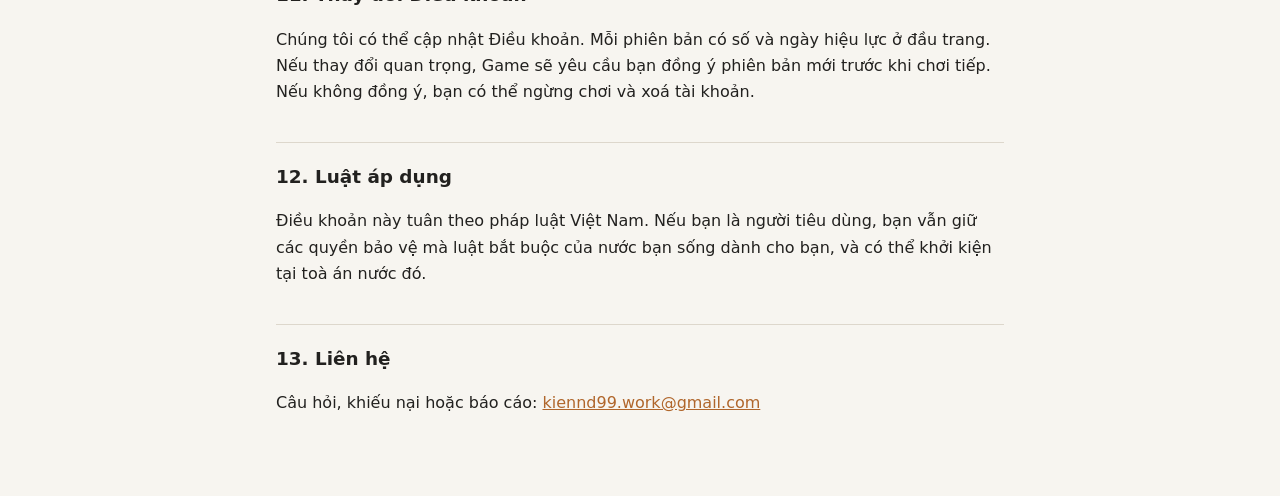
<file: vi/terms.html>
<!doctype html>
<html lang="vi">
<head>
<meta charset="utf-8">
<meta name="viewport" content="width=device-width, initial-scale=1">
<title>Gloamstead Điều khoản dịch vụ</title>
<link rel="stylesheet" href="../style.css">
</head>
<body>
<main>
<nav><a href="../index.html">Gloamstead</a><a href="privacy.html">Chính sách riêng tư</a><a href="../terms.html">English</a></nav>
<h1>Điều khoản dịch vụ</h1>
<p class="meta">Phiên bản 1 · Hiệu lực từ 25/11/2026</p>
<p class="note">Bản tiếng Việt là bản dịch để tham khảo. Nếu hai bản khác nhau, bản tiếng Anh được ưu tiên, trừ khi luật
nơi bạn sống quy định khác.</p>

<p>Điều khoản này là thoả thuận giữa bạn và <strong>Nguyễn Đồng Kiên</strong>, nhà phát triển cá nhân cư trú tại Việt Nam,
phát hành game dưới tên <strong>Lowpine</strong> ("chúng tôi"). Điều khoản áp dụng cho game Gloamstead, máy chủ và các
dịch vụ liên quan ("Game"). Khi tạo tài khoản hoặc chơi, bạn đồng ý với Điều khoản này và
<a href="privacy.html">Chính sách riêng tư</a>. Nếu không đồng ý, vui lòng không sử dụng Game.</p>

<h2>1. Ai được chơi</h2>
<ul>
<li>Bạn phải từ 13 tuổi trở lên, hoặc lớn hơn nếu nước bạn quy định độ tuổi tối thiểu cao hơn để dùng dịch vụ trực tuyến
mà không cần cha mẹ đồng ý. Nếu bạn chưa thành niên theo luật nơi bạn sống, cha mẹ hoặc người giám hộ phải đồng ý Điều
khoản thay bạn.</li>
<li>Game không hướng tới trẻ em dưới 13 tuổi.</li>
</ul>

<h2>2. Tài khoản của bạn</h2>
<ul>
<li>Bạn đăng ký bằng email và mật khẩu. Hãy giữ kín mật khẩu; bạn chịu trách nhiệm về mọi hoạt động trên tài khoản.</li>
<li>Mỗi người một tài khoản. Không chia sẻ, bán, mua hay chuyển nhượng tài khoản.</li>
<li>Tên nhân vật không được mạo danh người khác hoặc mang tính xúc phạm, thù ghét, tình dục. Chúng tôi có thể đổi
hoặc đặt lại tên vi phạm.</li>
<li>Bạn có thể xoá tài khoản bất cứ lúc nào trong Game ở <em>Cài đặt → Tài khoản</em>. Việc xoá là vĩnh viễn, mất toàn
bộ nhân vật, vật phẩm và tiến trình.</li>
</ul>

<h2>3. Game trực tuyến</h2>
<p>Game cần kết nối internet và máy chủ của chúng tôi. Chúng tôi có thể cập nhật, thay đổi, tạm dừng hoặc gỡ bỏ một phần
Game (bao gồm cân bằng, vật phẩm và tính năng) và bảo trì bất cứ lúc nào. Chúng tôi sẽ cố gắng báo trước nếu đóng Game
vĩnh viễn, nhưng không cam kết Game luôn hoạt động hay không có lỗi.</p>

<h2>4. Vật phẩm và tiền trong game</h2>
<ul>
<li>Vàng, xu, vật phẩm, bản thiết kế và nội dung khác trong game ("Vật phẩm ảo") là một phần của Game. Chúng tôi cấp cho
bạn quyền sử dụng có giới hạn, cá nhân, có thể thu hồi trong phạm vi Game. Bạn không sở hữu chúng và chúng không có
giá trị bên ngoài Game.</li>
<li>Vật phẩm ảo không đổi được thành tiền thật hay bất cứ giá trị nào ngoài Game, và chúng tôi không mua lại. Xu không
bao giờ được trao đổi giữa người chơi.</li>
<li>Khi Game cho phép giao dịch (ví dụ ở Chợ), bạn chỉ được giao dịch qua tính năng của Game. Không được mua bán Vật phẩm
ảo hay tài khoản bằng tiền thật hoặc qua trang web bên ngoài.</li>
<li>Vì Game thay đổi theo thời gian, Vật phẩm ảo có thể đổi hình dạng, công dụng hoặc bị gỡ bỏ. Nếu Game đóng cửa, Vật
phẩm ảo chấm dứt cùng Game.</li>
</ul>

<h2>5. Mua hàng</h2>
<ul>
<li>Nếu Game có bán hàng bằng tiền thật, giao dịch do Apple App Store hoặc Google Play xử lý và theo điều khoản của store
đó. Hoàn tiền do store giải quyết theo chính sách của họ, trừ khi luật cho bạn quyền khác.</li>
<li>Vật phẩm ảo đã mua được chuyển vào tài khoản khi store xác nhận thanh toán. Liên hệ chúng tôi nếu chưa nhận được.</li>
<li>Nếu bạn sống ở EU hoặc Anh, bạn đồng ý rằng nội dung được giao ngay sau khi mua và bạn mất quyền rút lại trong 14
ngày khi nội dung đã được giao.</li>
</ul>

<h2>6. Hộp quà ngẫu nhiên</h2>
<p>Một số vật phẩm nằm trong hộp có nội dung ngẫu nhiên. Trước khi mở hoặc mua hộp, Game hiển thị tỉ lệ của từng phẩm
chất và mọi mốc bảo đảm (ví dụ chắc chắn nhận vật phẩm sau một số lần mở). Hộp bán bằng tiền thật không được cung cấp ở
những nước cấm loại hộp này.</p>

<h2>7. Mã quà tặng</h2>
<p>Mã quà tặng là khuyến mãi miễn phí. Mỗi mã chỉ có tác dụng như mô tả khi phát hành, có thể hết hạn, mỗi tài khoản dùng
một lần và không được bán. Chúng tôi có thể huỷ mã có được hoặc chia sẻ trái với Điều khoản này.</p>

<h2>8. Chơi công bằng</h2>
<p>Bạn không được:</p>
<ul>
<li>gian lận, dùng client đã sửa đổi, bot, macro, công cụ tăng tốc hoặc phần mềm trái phép khác;</li>
<li>lợi dụng lỗi để có lợi thế thay vì báo cho chúng tôi;</li>
<li>tấn công, làm quá tải, dịch ngược hoặc can thiệp vào Game hay máy chủ, trừ khi luật cho phép;</li>
<li>mua bán Vật phẩm ảo hoặc tài khoản bằng tiền thật, hoặc dùng Game để lừa đảo, rửa tiền;</li>
<li>quấy rối người chơi khác hoặc vi phạm pháp luật khi dùng Game.</li>
</ul>
<p>Nếu vi phạm, tuỳ mức độ, chúng tôi có thể cảnh cáo, thu hồi Vật phẩm ảo có được không chính đáng, đặt lại tiến trình,
hoặc tạm khoá hay đóng tài khoản. Khi có thể, chúng tôi sẽ cho bạn biết lý do. Bạn có thể liên hệ nếu cho rằng chúng tôi
xử lý sai.</p>

<h2>9. Nội dung của chúng tôi</h2>
<p>Game, gồm mã nguồn, hình ảnh, âm nhạc, cốt truyện, tên gọi và tên Gloamstead, thuộc về chúng tôi hoặc bên cấp phép. Bạn
không được sao chép, bán hay phân phối. Bạn được chia sẻ ảnh chụp và video chơi game của mình với mục đích phi thương
mại, miễn là không ngụ ý chúng do chúng tôi làm hoặc bảo trợ.</p>

<h2>10. Miễn trừ và giới hạn trách nhiệm</h2>
<p>Game được cung cấp "nguyên trạng" và "tuỳ khả năng sẵn có". Trong phạm vi luật cho phép, chúng tôi không chịu trách
nhiệm về thiệt hại gián tiếp, mất dữ liệu hay Vật phẩm ảo, hoặc gián đoạn dịch vụ; tổng trách nhiệm của chúng tôi với bạn
không vượt quá số tiền bạn đã trả cho chúng tôi trong 12 tháng trước khi khiếu nại. Không điều nào trong Điều khoản này
giới hạn trách nhiệm mà luật không cho phép giới hạn, như tử vong hay thương tích do sơ suất, hoặc gian lận.</p>

<h2>11. Thay đổi Điều khoản</h2>
<p>Chúng tôi có thể cập nhật Điều khoản. Mỗi phiên bản có số và ngày hiệu lực ở đầu trang. Nếu thay đổi quan trọng, Game
sẽ yêu cầu bạn đồng ý phiên bản mới trước khi chơi tiếp. Nếu không đồng ý, bạn có thể ngừng chơi và xoá tài khoản.</p>

<h2>12. Luật áp dụng</h2>
<p>Điều khoản này tuân theo pháp luật Việt Nam. Nếu bạn là người tiêu dùng, bạn vẫn giữ các quyền bảo vệ mà luật bắt buộc
của nước bạn sống dành cho bạn, và có thể khởi kiện tại toà án nước đó.</p>

<h2>13. Liên hệ</h2>
<p>Câu hỏi, khiếu nại hoặc báo cáo: <a href="mailto:kiennd99.work@gmail.com">kiennd99.work@gmail.com</a></p>
</main>
</body>
</html>
</file>
<file: style.css>
:root { --bg:#f7f5f0; --fg:#22211f; --muted:#6b675f; --accent:#b0662b; --line:#ddd7cc; }
@media (prefers-color-scheme: dark) { :root { --bg:#171614; --fg:#ebe7df; --muted:#a39d92; --accent:#e39a5c; --line:#34312c; } }
* { box-sizing:border-box; }
body { margin:0; background:var(--bg); color:var(--fg); font:16px/1.65 system-ui,-apple-system,"Segoe UI",Roboto,sans-serif; }
main { max-width:760px; margin:0 auto; padding:32px 16px 64px; }
h1 { font-size:1.9rem; line-height:1.25; margin:0 0 4px; }
h2 { font-size:1.15rem; margin:2em 0 .4em; padding-top:1em; border-top:1px solid var(--line); }
.meta { color:var(--muted); font-size:.9rem; margin:0 0 24px; }
nav { font-size:.9rem; margin-bottom:24px; }
nav a { margin-right:14px; }
a { color:var(--accent); }
ul { padding-left:1.2em; }
li { margin:.25em 0; }
.note { border-left:3px solid var(--accent); padding:4px 12px; color:var(--muted); }
</file>
